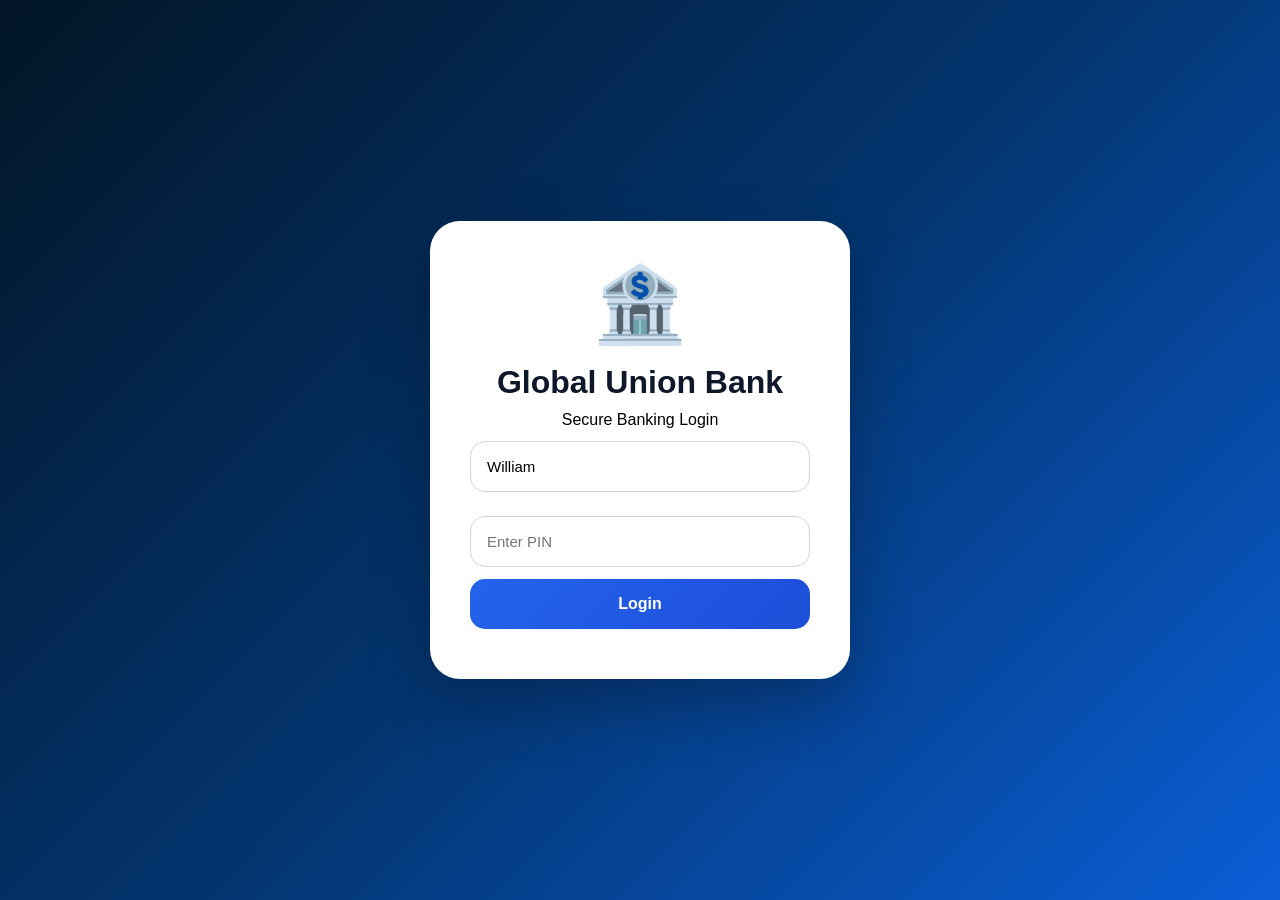
<file: index.html>
<!DOCTYPE html>
<html lang="en">

<head>

<meta charset="UTF-8">

<meta name="viewport"
content="width=device-width, initial-scale=1.0">

<title>Global Union Bank</title>

<link rel="stylesheet"
href="style.css">

</head>

<body>

<!-- LOGIN -->

<div id="loginScreen"
class="login-screen">

<div class="login-card">

<div class="bank-logo">
🏦
</div>

<h1>Global Union Bank</h1>

<p>Secure Banking Login</p>

<input
type="text"
value="William"
readonly>

<input
type="password"
id="pin"
placeholder="Enter PIN">

<button onclick="login()">

Login

</button>

<p id="loginError"></p>

</div>

</div>

<!-- APP -->

<div id="bankApp"
style="display:none;">

<div class="container">

<header class="bank-header">

<div>

<h1>
🏦 Global Union Bank
</h1>

<p>
Premium Digital Banking
</p>

</div>

<div class="profile">

<h3>William</h3>

<span>Premium Account</span>

</div>

</header>

<section class="balance-card">

<p>Available Balance</p>

<h1 id="balance">
$91,542.00 USD
</h1>

<div class="account-row">

<div>

<small>Account Holder</small>

<h3>William</h3>

</div>

<div>

<small>Account Number</small>

<h3>GUB-2026-884521</h3>

</div>

</div>

</section>

<div class="history-button-box">

<button
onclick="openHistoryPage()">

📋 Transaction History

</button>

</div>

<!-- HOME PAGE -->

<div id="step1"
class="step active">

<h2>
Select Transfer Type
</h2>

<div class="card-grid">

<div
class="transfer-card"
onclick="selectTransfer('Local Bank')">

<h1>🏦</h1>

<h3>Local Bank</h3>

</div>

<div
class="transfer-card"
onclick="selectTransfer('International Bank')">

<h1>🌍</h1>

<h3>International Bank</h3>

</div>

<div
class="transfer-card"
onclick="selectTransfer('Other Wallet')">

<h1>📱</h1>

<h3>Digital Wallet</h3>

</div>

</div>

</div>

<!-- STEP 2 -->

<div id="step2"
class="step">

<h2>Select Bank / Wallet</h2>

<select id="bankName">
</select>

<input
id="customBank"
type="text"
placeholder="Custom Name"
style="display:none;">

<button
onclick="goToDetails()">

Continue

</button>

</div>

<!-- STEP 3 -->

<div id="step3"
class="step">

<h2>Recipient Details</h2>

<input
id="senderName"
value="William">

<input
id="senderAccount"
value="GUB-2026-884521">

<input
id="receiverName"
placeholder="Receiver Name">

<input
id="receiverAccount"
placeholder="Receiver Account Number">

<input
id="amount"
type="number"
placeholder="Amount">

<input
id="country"
placeholder="Country">

<select id="currency">

<option>USD</option>
<option>EUR</option>
<option>AUD</option>

</select>

<textarea
id="purpose"
placeholder="Purpose"></textarea>

<button
onclick="reviewTransfer()">

Review Transfer

</button>

</div>

<!-- STEP 4 -->

<div id="step4"
class="step">

<h2>
Transfer Review
</h2>

<div id="reviewBox"></div>

<button
onclick="startTransfer()">

Send Money

</button>

</div>

<!-- STEP 5 -->

<div id="step5"
class="step">

<div class="processing">

<div class="loader"></div>

<h2>Please Wait</h2>

<p>
Verification In Progress...
</p>

<p>
Your transaction is being securely processed.
</p>

</div>

</div>

<!-- RECEIPT -->

<div id="step6"
class="step">

<div id="receipt"></div>

<button
onclick="window.print()">

Download Receipt

</button>

</div>

<!-- HISTORY PAGE -->

<div id="historyPage"
class="step">

<h2>
Transaction History
</h2>

<div id="transactionHistory"></div>

<button
onclick="showStep('step1')">

Back To Home

</button>

</div>

<!-- DETAIL PAGE -->

<div id="transactionDetail"
class="step">

<h2>
Transaction Details
</h2>

<div id="transactionDetailContent">
</div>

<button
onclick="openHistoryPage()">

Back

</button>

</div>

</div>

</div>

<script src="script.js"></script>

</body>
  </html>
</file>
<file: style.css>
*{
margin:0;
padding:0;
box-sizing:border-box;
font-family:'Segoe UI',Arial,sans-serif;
}

body{
background:
linear-gradient(
135deg,
#021526 0%,
#03346E 50%,
#0B5ED7 100%
);

min-height:100vh;
padding:15px;
}

/* LOGIN */

.login-screen{
position:fixed;
top:0;
left:0;
width:100%;
height:100vh;
display:flex;
justify-content:center;
align-items:center;

background:
linear-gradient(
135deg,
#021526,
#03346E,
#0B5ED7
);

z-index:9999;
}

.login-card{
width:100%;
max-width:420px;

background:white;

padding:40px;

border-radius:30px;

text-align:center;

box-shadow:
0 25px 60px rgba(0,0,0,.25);
}

.bank-logo{
font-size:75px;
margin-bottom:15px;
}

.login-card h1{
color:#0f172a;
margin-bottom:10px;
}

#loginError{
margin-top:10px;
color:red;
font-weight:bold;
}

/* MAIN */

.container{
max-width:1400px;
margin:auto;
}

.bank-header{
display:flex;
justify-content:space-between;
align-items:center;

padding:25px;

border-radius:25px;

background:
rgba(255,255,255,.12);

backdrop-filter:blur(20px);

border:
1px solid rgba(255,255,255,.15);

color:white;

margin-bottom:20px;
}

.profile{
text-align:right;
}

.profile span{
color:#FFD700;
font-weight:bold;
}

/* BALANCE CARD */

.balance-card{

background:
linear-gradient(
135deg,
#0f172a,
#1e3a8a
);

padding:35px;

border-radius:25px;

color:white;

box-shadow:
0 20px 40px rgba(0,0,0,.25);

margin-bottom:20px;
}

.balance-card h1{
font-size:42px;
margin-top:10px;
}

.account-row{
display:flex;
justify-content:space-between;
margin-top:20px;
}

/* BUTTON AREA */

.history-button-box{
margin-bottom:20px;
}

/* PAGE SECTIONS */

.step{
display:none;

background:white;

padding:25px;

border-radius:25px;

box-shadow:
0 15px 35px rgba(0,0,0,.12);

margin-bottom:20px;
}

.active{
display:block;
}

/* TRANSFER OPTIONS */

.card-grid{
display:grid;

grid-template-columns:
repeat(auto-fit,minmax(250px,1fr));

gap:20px;
}

.transfer-card{

background:white;

padding:35px;

border-radius:20px;

text-align:center;

cursor:pointer;

transition:.3s;

border:2px solid #e5e7eb;
}

.transfer-card:hover{

transform:translateY(-8px);

border-color:#2563eb;

box-shadow:
0 15px 30px rgba(0,0,0,.12);
}

.transfer-card h1{
font-size:60px;
margin-bottom:10px;
}

/* FORM */

input,
select,
textarea{

width:100%;

padding:16px;

margin-top:12px;
margin-bottom:12px;

border-radius:15px;

border:1px solid #d1d5db;

font-size:15px;
}

input:focus,
select:focus,
textarea:focus{

outline:none;

border-color:#2563eb;
}

textarea{
resize:none;
min-height:120px;
}

/* BUTTON */

button{

width:100%;

padding:16px;

border:none;

border-radius:15px;

font-size:16px;

font-weight:600;

cursor:pointer;

color:white;

background:
linear-gradient(
135deg,
#2563eb,
#1d4ed8
);
}

button:hover{
opacity:.95;
}

/* REVIEW */

#reviewBox,
#receipt,
#transactionDetailContent{

background:#f8fafc;

padding:20px;

border-radius:20px;

border:1px solid #e5e7eb;

line-height:1.9;
}

/* HISTORY */

.history-item{

padding:15px;

border-bottom:
1px solid #e5e7eb;

cursor:pointer;

transition:.3s;
}

.history-item:hover{
background:#f8fafc;
}

.history-title{
font-weight:700;
}

.history-date{
font-size:12px;
color:gray;
}

/* PROCESSING */

.processing{
text-align:center;
padding:40px;
}

.loader{

width:90px;
height:90px;

border:8px solid #dbeafe;

border-top:8px solid #2563eb;

border-radius:50%;

margin:auto;

margin-bottom:20px;

animation:spin 1s linear infinite;
}

@keyframes spin{

100%{
transform:rotate(360deg);
}

}

/* PAID STAMP */

.paid-stamp{

border:4px solid #16a34a;

color:#16a34a;

padding:18px;

width:200px;

margin:auto;

text-align:center;

font-size:24px;

font-weight:800;

border-radius:15px;

transform:rotate(-8deg);

background:#f0fdf4;

letter-spacing:2px;
}

/* MOBILE */

@media(max-width:768px){

body{
padding:10px;
}

.bank-header{
flex-direction:column;
text-align:center;
gap:15px;
}

.profile{
text-align:center;
}

.balance-card h1{
font-size:30px;
}

.account-row{
flex-direction:column;
gap:15px;
}

.card-grid{
grid-template-columns:1fr;
}

.step{
padding:20px;
}

  }
</file>
